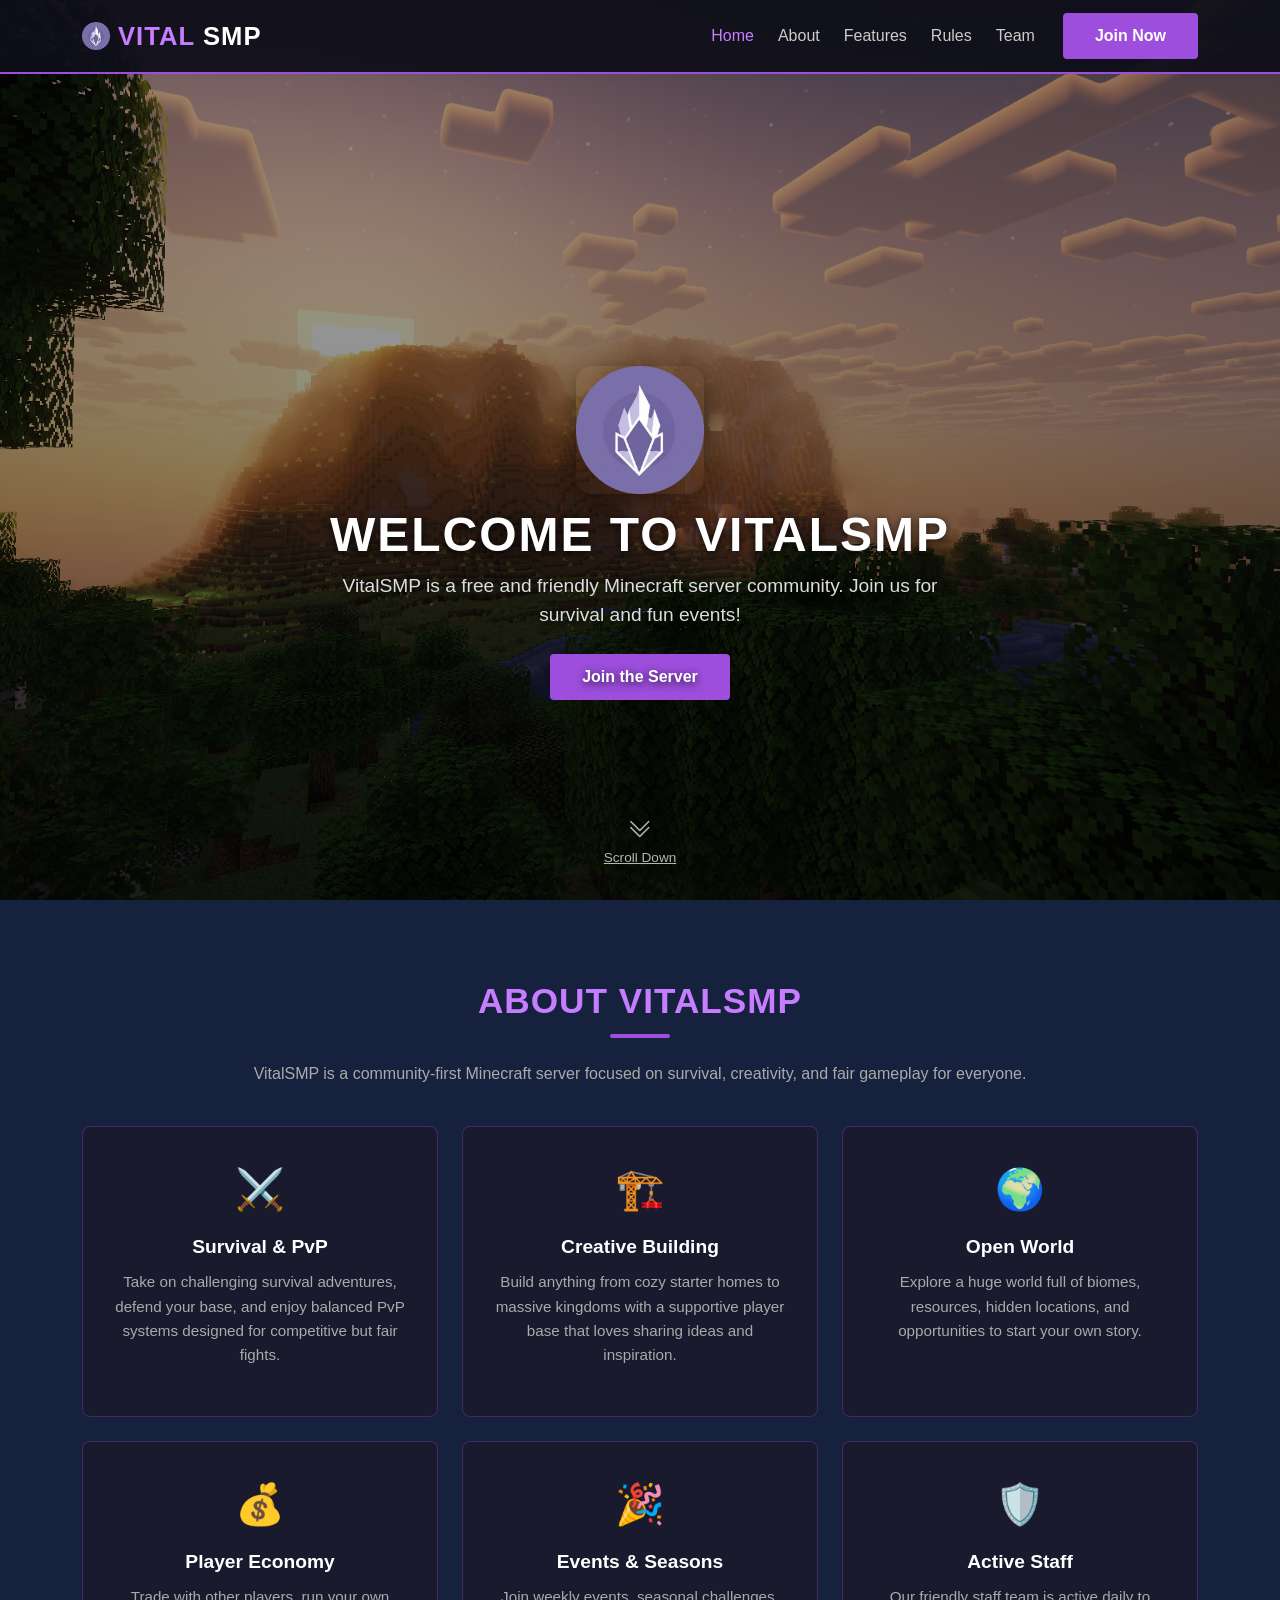
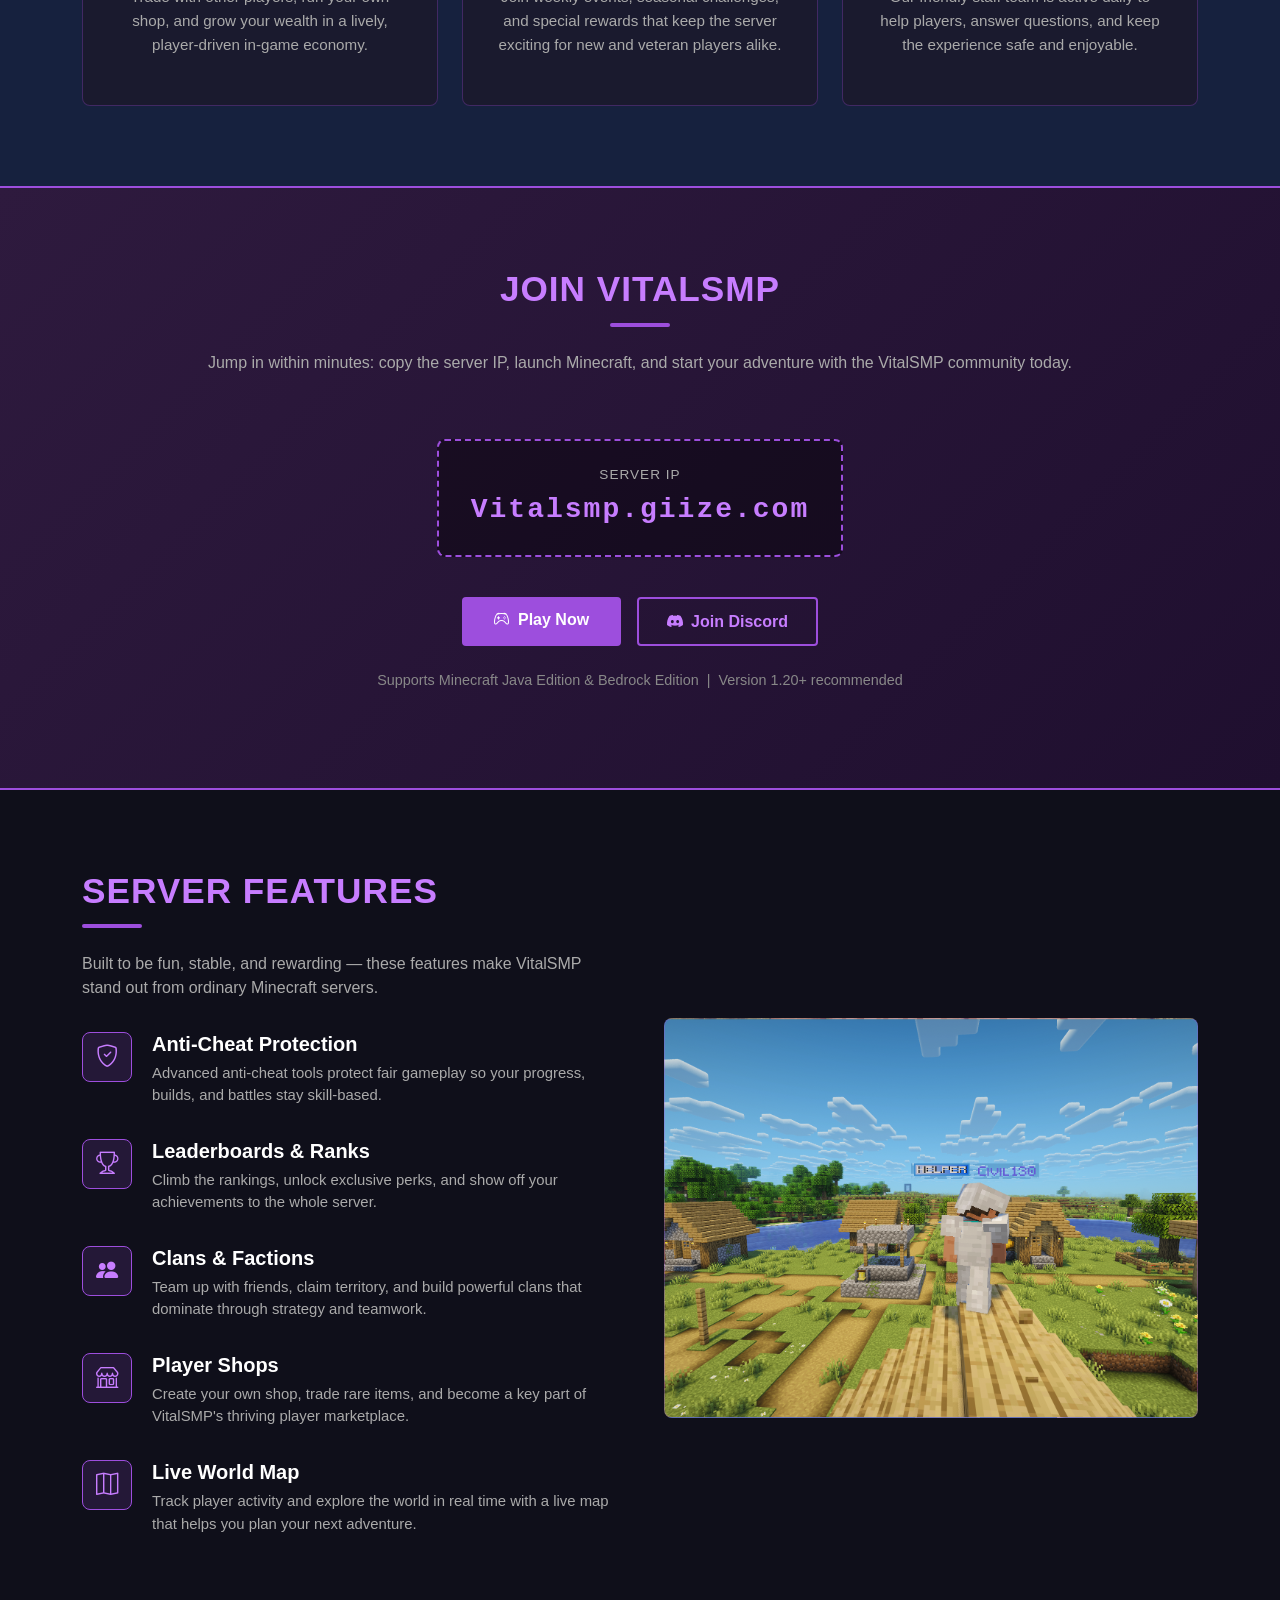
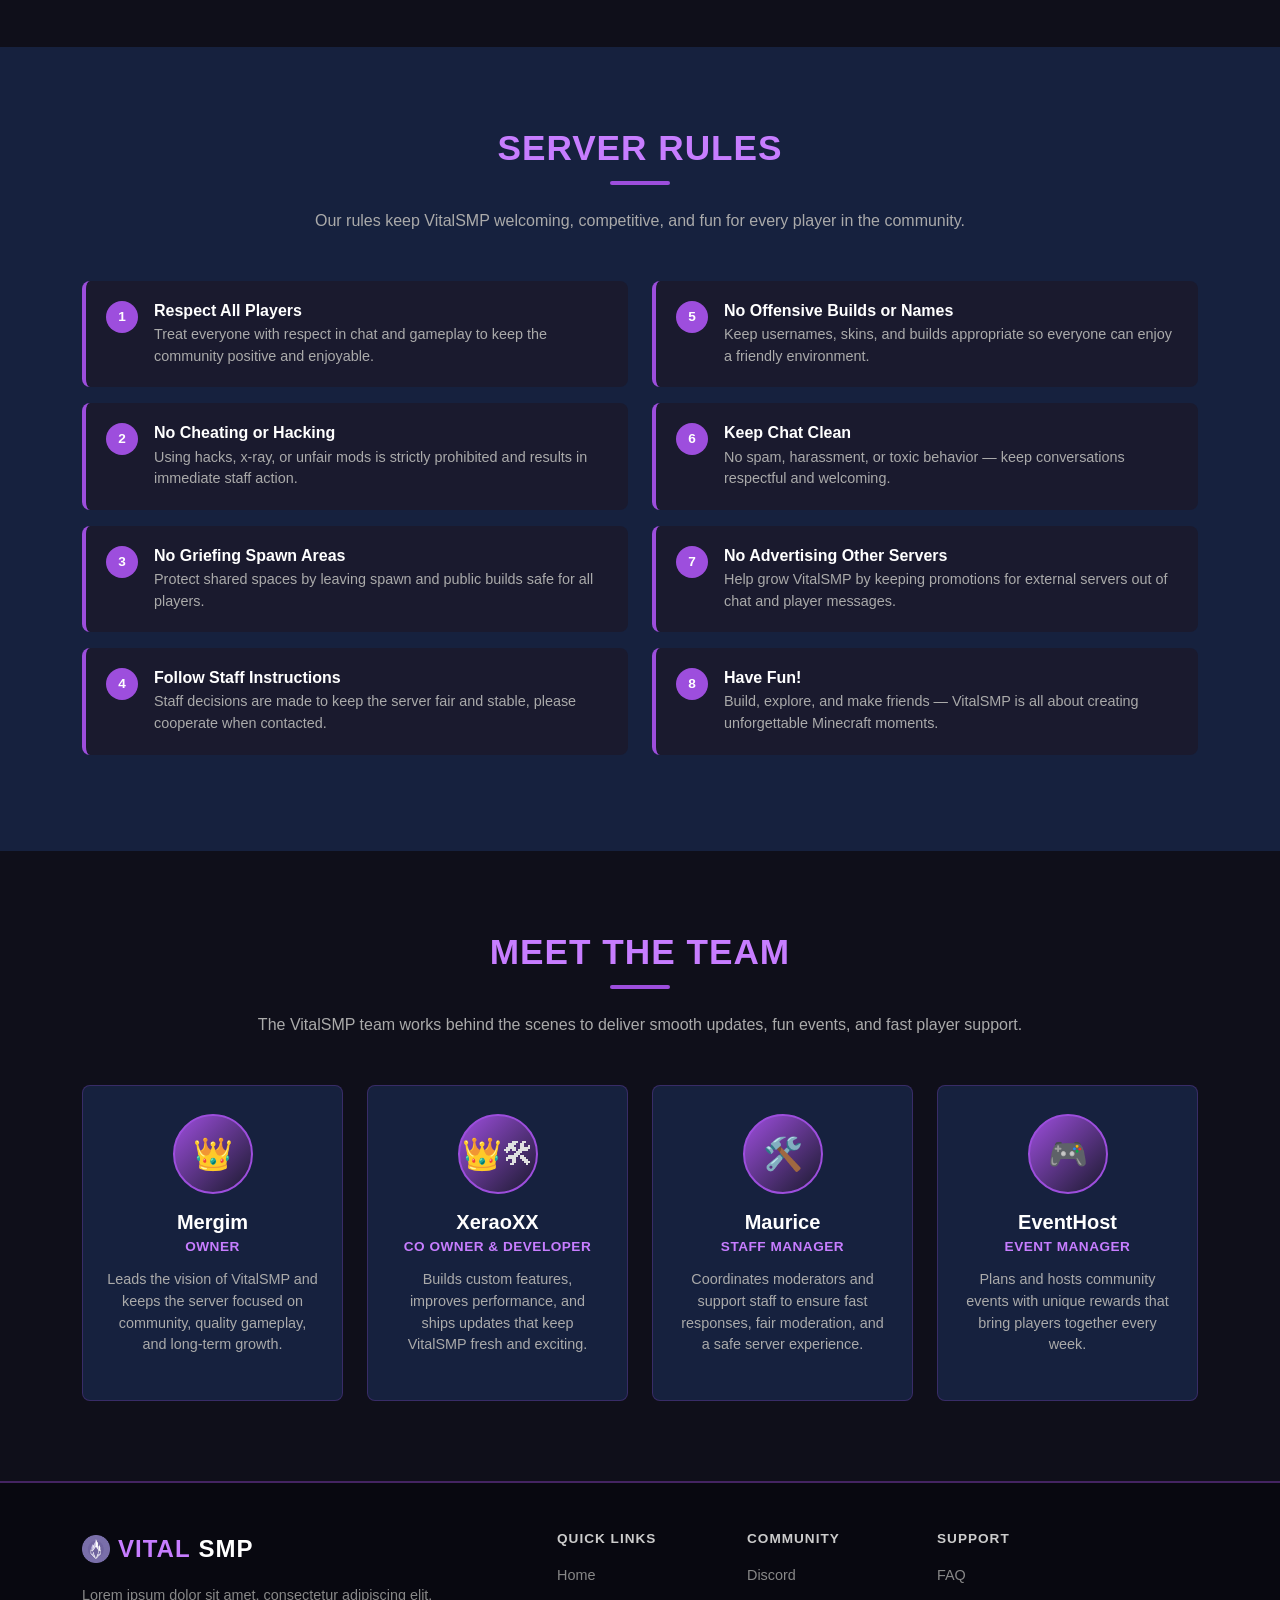
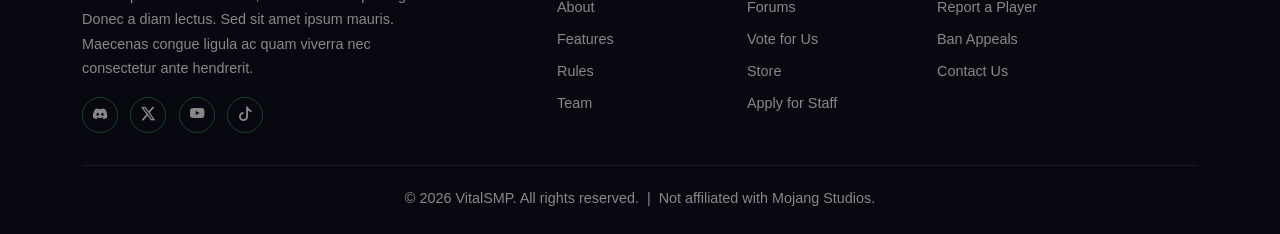
<file: index.html>
<!DOCTYPE html>
<html lang="en">
<head>
  <meta charset="UTF-8" />
  <meta name="viewport" content="width=device-width, initial-scale=1.0" />
  <meta name="description" content="VitalSMP — A public Minecraft-based survival multiplayer server. Join the adventure, build, survive, and thrive with a vibrant community." />
  <title>VitalSMP — Public Minecraft SMP</title>

  <link
    href="https://cdn.jsdelivr.net/npm/bootstrap@5.3.3/dist/css/bootstrap.min.css"
    rel="stylesheet"
    integrity="sha384-QWTKZyjpPEjISv5WaRU9OFeRpok6YctnYmDr5pNlyT2bRjXh0JMhjY6hW+ALEwIH"
    crossorigin="anonymous"
  />

  <link
    href="https://cdn.jsdelivr.net/npm/bootstrap-icons@1.11.3/font/bootstrap-icons.min.css"
    rel="stylesheet"
  />

  <link rel="icon" type="image/png" href="/assets/images/icon.png" />
  <link rel="apple-touch-icon" href="/assets/images/icon.png" />

  <link rel="stylesheet" href="/assets/app.css" />
</head>
<body>

  <nav class="navbar navbar-expand-lg fixed-top">
    <div class="container">
      <a class="navbar-brand" href="/">
        <img src="/assets/images/icon.png" alt="VitalSMP icon" class="brand-icon" />
        Vital<span>SMP</span>
      </a>
      <button
        class="navbar-toggler border-secondary"
        type="button"
        data-bs-toggle="collapse"
        data-bs-target="#mainNav"
        aria-controls="mainNav"
        aria-expanded="false"
        aria-label="Toggle navigation"
      >
        <span class="navbar-toggler-icon"></span>
      </button>
      <div class="collapse navbar-collapse" id="mainNav">
        <ul class="navbar-nav ms-auto align-items-lg-center">
          <li class="nav-item">
            <a class="nav-link" href="/" data-route="/">Home</a>
          </li>
          <li class="nav-item">
            <a class="nav-link" href="#about">About</a>
          </li>
          <li class="nav-item">
            <a class="nav-link" href="#features">Features</a>
          </li>
          <li class="nav-item">
            <a class="nav-link" href="#rules">Rules</a>
          </li>
          <li class="nav-item">
            <a class="nav-link" href="#team">Team</a>
          </li>
          <li class="nav-item ms-lg-3 mt-2 mt-lg-0">
            <a class="btn btn-vital btn-sm" href="#join">Join Now</a>
          </li>
        </ul>
      </div>
    </div>
  </nav>

  <div id="content">
    <div class="loader"></div>
  </div>

  <footer>
    <div class="container">
      <div class="row g-4">
        <div class="col-12 col-md-4">
          <div class="footer-brand mb-3">
            <img src="/assets/images/icon.png" alt="VitalSMP icon" class="brand-icon" />
            Vital<span>SMP</span>
          </div>
          <p>
            Lorem ipsum dolor sit amet, consectetur adipiscing elit.
            Donec a diam lectus. Sed sit amet ipsum mauris. Maecenas
            congue ligula ac quam viverra nec consectetur ante hendrerit.
          </p>
          <div class="social-links mt-3">
            <a href="#" aria-label="Discord"><i class="bi bi-discord"></i></a>
            <a href="#" aria-label="Twitter / X"><i class="bi bi-twitter-x"></i></a>
            <a href="#" aria-label="YouTube"><i class="bi bi-youtube"></i></a>
            <a href="#" aria-label="TikTok"><i class="bi bi-tiktok"></i></a>
          </div>
        </div>

        <div class="col-6 col-md-2 offset-md-1">
          <h6>Quick Links</h6>
          <ul>
            <li><a href="/">Home</a></li>
            <li><a href="#about">About</a></li>
            <li><a href="#features">Features</a></li>
            <li><a href="#rules">Rules</a></li>
            <li><a href="#team">Team</a></li>
          </ul>
        </div>

        <div class="col-6 col-md-2">
          <h6>Community</h6>
          <ul>
            <li><a href="#">Discord</a></li>
            <li><a href="#">Forums</a></li>
            <li><a href="#">Vote for Us</a></li>
            <li><a href="#">Store</a></li>
            <li><a href="#">Apply for Staff</a></li>
          </ul>
        </div>

        <div class="col-6 col-md-2">
          <h6>Support</h6>
          <ul>
            <li><a href="#">FAQ</a></li>
            <li><a href="#">Report a Player</a></li>
            <li><a href="#">Ban Appeals</a></li>
            <li><a href="#">Contact Us</a></li>
          </ul>
        </div>
      </div>

      <div class="footer-bottom text-center">
        <p class="mb-0">
          &copy; <span id="year"></span> VitalSMP. All rights reserved. &nbsp;|&nbsp;
          Not affiliated with Mojang Studios.
        </p>
      </div>
    </div>
  </footer>

  <script
    src="https://cdn.jsdelivr.net/npm/bootstrap@5.3.3/dist/js/bootstrap.bundle.min.js"
    integrity="sha384-YvpcrYf0tY3lHB60NNkmXc4s9bIOgUxi8T/jzmAUeSBJo/2fxAO6TXF6/3L0Q7/O"
    crossorigin="anonymous"
  ></script>
  <script src="/assets/app.js" defer></script>
</body>
</html>
</file>
<file: assets/app.css>
/* VitalSMP - Custom Styles */

:root {
  --vital-green: #9d4edd;
  --vital-dark: #1a1a2e;
  --vital-darker: #0f0f1a;
  --vital-light: #e8f5e9;
  --vital-accent: #c77dff;
}

/* General */
body {
  font-family: 'Segoe UI', Tahoma, Geneva, Verdana, sans-serif;
  background-color: #0f0f1a;
  color: #e0e0e0;
}

/* Navbar */
.navbar {
  background-color: rgba(15, 15, 26, 0.95) !important;
  border-bottom: 2px solid #9d4edd;
  padding: 0.75rem 1rem;
}

.navbar-brand {
  font-size: 1.6rem;
  font-weight: 800;
  letter-spacing: 1px;
  color: var(--vital-accent) !important;
  text-transform: uppercase;
  display: inline-flex;
  align-items: center;
  gap: 0.5rem;
}

.brand-icon {
  width: 28px;
  height: 28px;
  object-fit: contain;
  border-radius: 6px;
}

.navbar-brand span {
  color: #ffffff;
}

.navbar .navbar-toggler {
  border-color: rgba(199, 125, 255, 0.6);
}

.navbar .navbar-toggler:focus {
  box-shadow: 0 0 0 0.2rem rgba(199, 125, 255, 0.35);
}

.navbar .navbar-toggler-icon {
  background-image: url("data:image/svg+xml,%3csvg xmlns='http://www.w3.org/2000/svg' viewBox='0 0 30 30'%3e%3cpath stroke='rgba%28255,255,255,0.95%29' stroke-linecap='round' stroke-miterlimit='10' stroke-width='2' d='M4 7h22M4 15h22M4 23h22'/%3e%3c/svg%3e");
}

.navbar-nav .nav-link {
  color: #cccccc !important;
  font-weight: 500;
  margin: 0 0.25rem;
  transition: color 0.2s;
}

.navbar-nav .nav-link:hover,
.navbar-nav .nav-link.active {
  color: var(--vital-accent) !important;
}

.navbar-nav .btn-vital.active {
  background-color: #b5179e;
  color: #fff;
}

/* Hero Carousel */
#heroCarousel {
  width: 100%;
  height: 100vh;
  min-height: 500px;
  position: relative;
  background-size: cover;
  background-position: center;
  background-repeat: no-repeat;
}

#heroCarousel::after {
  content: '';
  position: absolute;
  inset: 0;
  pointer-events: none;
  background: linear-gradient(
    to bottom,
    rgba(0, 0, 0, 0.35) 0%,
    rgba(0, 0, 0, 0.55) 100%
  );
}

.carousel-caption {
  position: absolute;
  left: 50%;
  transform: translateX(-50%);
  width: min(90%, 900px);
  z-index: 2;
  bottom: 20%;
  text-shadow: 0 2px 8px rgba(0, 0, 0, 0.8);
}

.hero-title-icon {
  width: 128px;
  height: 128px;
  object-fit: contain;
  border-radius: 16px;
  margin-bottom: 0.8rem;
  box-shadow: 0 8px 30px rgba(0, 0, 0, 0.45);
}

.carousel-caption h2 {
  font-size: 3rem;
  font-weight: 800;
  color: #ffffff;
  text-transform: uppercase;
  letter-spacing: 2px;
}

.carousel-caption p {
  font-size: 1.2rem;
  color: #dddddd;
  max-width: 600px;
  margin: 0.5rem auto 1.5rem;
}

.carousel-caption .btn-join {
  background-color: var(--vital-green);
  color: #fff;
  border: none;
  padding: 0.7rem 2rem;
  font-size: 1rem;
  font-weight: 600;
  border-radius: 4px;
  text-decoration: none;
  transition: background-color 0.2s, transform 0.2s;
  display: inline-block;
}

.carousel-caption .btn-join:hover {
  background-color: #b5179e;
  transform: translateY(-2px);
}

.carousel-control-prev-icon,
.carousel-control-next-icon {
  filter: drop-shadow(0 0 4px rgba(0, 0, 0, 0.8));
}

.carousel-control-prev,
.carousel-control-next {
  position: absolute;
  top: 50%;
  transform: translateY(-50%);
  width: 50px;
  height: 50px;
  z-index: 5;
  background-color: rgba(157, 78, 221, 0.3);
  border: none;
  cursor: pointer;
  transition: background-color 0.3s;
}

.carousel-control-prev {
  left: 1rem;
}

.carousel-control-next {
  right: 1rem;
}

.carousel-control-prev:hover,
.carousel-control-next:hover {
  background-color: rgba(157, 78, 221, 0.6);
}

.carousel-indicators [data-bs-target] {
  width: 10px;
  height: 10px;
  border-radius: 50%;
  background-color: rgba(255, 255, 255, 0.6);
  border: 0;
  margin: 0 5px;
}

.carousel-indicators .active {
  background-color: var(--vital-accent);
}

/* Scroll-down hint */
.scroll-hint {
  position: absolute;
  bottom: 2rem;
  left: 50%;
  transform: translateX(-50%);
  z-index: 10;
  color: rgba(255, 255, 255, 0.7);
  font-size: 0.85rem;
  text-align: center;
  animation: bounce 2s infinite;
}

.scroll-hint i {
  display: block;
  font-size: 1.5rem;
}

@keyframes bounce {
  0%, 100% { transform: translateX(-50%) translateY(0); }
  50% { transform: translateX(-50%) translateY(8px); }
}

/* Section styles */
section {
  padding: 80px 0;
}

section[id],
#heroCarousel {
  scroll-margin-top: 90px;
}

.section-title {
  font-size: 2.2rem;
  font-weight: 800;
  color: var(--vital-accent);
  text-transform: uppercase;
  letter-spacing: 1px;
  margin-bottom: 0.5rem;
}

.section-subtitle {
  color: #aaaaaa;
  font-size: 1rem;
  margin-bottom: 2.5rem;
}

.divider {
  width: 60px;
  height: 4px;
  background-color: #9d4edd;
  margin: 0.75rem auto 1.5rem;
  border-radius: 2px;
}

/* About Section */
#about {
  background-color: #16213e;
}

.about-card {
  background-color: #1a1a2e;
  border: 1px solid rgba(157, 78, 221, 0.3);
  border-radius: 8px;
  padding: 2rem;
  height: 100%;
  transition: border-color 0.3s, transform 0.3s;
}

.about-card:hover {
  border-color: var(--vital-accent);
  transform: translateY(-4px);
}

.about-card .icon {
  font-size: 2.5rem;
  margin-bottom: 1rem;
  color: var(--vital-accent);
}

.about-card h4 {
  font-size: 1.2rem;
  font-weight: 700;
  color: #ffffff;
  margin-bottom: 0.75rem;
}

.about-card p {
  color: #aaaaaa;
  font-size: 0.95rem;
  line-height: 1.6;
}

/* Features Section */
#features {
  background-color: #0f0f1a;
}

.feature-item {
  display: flex;
  align-items: flex-start;
  gap: 1.25rem;
  margin-bottom: 2rem;
}

.feature-icon {
  flex-shrink: 0;
  width: 50px;
  height: 50px;
  background-color: rgba(157, 78, 221, 0.15);
  border: 1px solid #9d4edd;
  border-radius: 8px;
  display: flex;
  align-items: center;
  justify-content: center;
  font-size: 1.4rem;
  color: var(--vital-accent);
}

.feature-text h5 {
  color: #ffffff;
  font-weight: 700;
  margin-bottom: 0.4rem;
}

.feature-text p {
  color: #aaaaaa;
  font-size: 0.93rem;
  margin: 0;
}

.features-image-placeholder {
  background: linear-gradient(135deg, #1a1a2e 0%, #16213e 100%);
  border: 1px solid rgba(157, 78, 221, 0.3);
  border-radius: 8px;
  width: 100%;
  aspect-ratio: 4/3;
  display: flex;
  align-items: center;
  justify-content: center;
  font-size: 5rem;
}

/* Rules Section */
#rules {
  background-color: #16213e;
}

.rule-item {
  display: flex;
  align-items: flex-start;
  gap: 1rem;
  padding: 1.25rem;
  background-color: #1a1a2e;
  border-radius: 8px;
  border-left: 4px solid #9d4edd;
  margin-bottom: 1rem;
  transition: transform 0.2s;
}

.rule-item:hover {
  transform: translateX(4px);
}

.rule-number {
  flex-shrink: 0;
  width: 32px;
  height: 32px;
  background-color: #9d4edd;
  border-radius: 50%;
  display: flex;
  align-items: center;
  justify-content: center;
  font-weight: 800;
  font-size: 0.85rem;
  color: #fff;
}

.rule-text h6 {
  color: #ffffff;
  font-weight: 700;
  margin-bottom: 0.25rem;
}

.rule-text p {
  color: #aaaaaa;
  font-size: 0.9rem;
  margin: 0;
}

/* Join Section */
#join {
  background: linear-gradient(135deg, #2e1a3e 0%, #1f0f2f 100%);
  border-top: 2px solid #9d4edd;
  border-bottom: 2px solid #9d4edd;
}

.server-ip-box {
  background-color: rgba(0, 0, 0, 0.4);
  border: 2px dashed #9d4edd;
  border-radius: 8px;
  padding: 1.5rem 2rem;
  display: inline-block;
  margin: 1.5rem 0;
}

.server-ip-label {
  font-size: 0.85rem;
  color: #aaaaaa;
  text-transform: uppercase;
  letter-spacing: 1px;
  margin-bottom: 0.25rem;
}

.server-ip {
  font-size: 1.75rem;
  font-weight: 800;
  color: var(--vital-accent);
  letter-spacing: 2px;
  font-family: 'Courier New', monospace;
}

#serverIpCopyable {
  cursor: pointer;
  transition: opacity 0.2s;
}

#serverIpCopyable:hover {
  opacity: 0.8;
}

.btn-vital {
  background-color: var(--vital-green);
  color: #fff;
  border: none;
  padding: 0.7rem 2rem;
  font-weight: 600;
  border-radius: 4px;
  transition: background-color 0.2s, transform 0.2s;
  font-size: 1rem;
}

.btn-vital:hover {
  background-color: #b5179e;
  color: #fff;
  transform: translateY(-2px);
}

.btn-vital-outline {
  background-color: transparent;
  color: var(--vital-accent);
  border: 2px solid #9d4edd;
  padding: 0.65rem 1.75rem;
  font-weight: 600;
  border-radius: 4px;
  transition: all 0.2s;
  font-size: 1rem;
}

.btn-vital-outline:hover {
  background-color: var(--vital-green);
  color: #fff;
  transform: translateY(-2px);
}

/* Team Section */
#team {
  background-color: #0f0f1a;
}

.team-card {
  background-color: #16213e;
  border: 1px solid rgba(157, 78, 221, 0.25);
  border-radius: 8px;
  padding: 1.75rem 1.5rem;
  text-align: center;
  transition: border-color 0.3s, transform 0.3s;
}

.team-card:hover {
  border-color: var(--vital-accent);
  transform: translateY(-4px);
}

.team-avatar {
  width: 80px;
  height: 80px;
  border-radius: 50%;
  background: linear-gradient(135deg, #9d4edd 0%, #1a1a2e 100%);
  display: flex;
  align-items: center;
  justify-content: center;
  font-size: 2rem;
  margin: 0 auto 1rem;
  border: 2px solid #9d4edd;
}

.team-card h5 {
  color: #ffffff;
  font-weight: 700;
  margin-bottom: 0.2rem;
}

.team-card .role {
  color: var(--vital-accent);
  font-size: 0.85rem;
  font-weight: 600;
  text-transform: uppercase;
  letter-spacing: 0.5px;
  margin-bottom: 0.75rem;
}

.team-card p {
  color: #aaaaaa;
  font-size: 0.9rem;
}

/* Footer */
footer {
  background-color: #080810;
  border-top: 2px solid rgba(157, 78, 221, 0.4);
  padding: 3rem 0 1.5rem;
  color: #888888;
}

footer .footer-brand {
  font-size: 1.5rem;
  font-weight: 800;
  color: var(--vital-accent);
  text-transform: uppercase;
  letter-spacing: 1px;
  display: inline-flex;
  align-items: center;
  gap: 0.5rem;
}

footer .footer-brand span {
  color: #ffffff;
}

footer p {
  font-size: 0.9rem;
  line-height: 1.7;
}

footer h6 {
  color: #cccccc;
  font-weight: 700;
  text-transform: uppercase;
  letter-spacing: 1px;
  margin-bottom: 1rem;
  font-size: 0.85rem;
}

footer ul {
  list-style: none;
  padding: 0;
  margin: 0;
}

footer ul li {
  margin-bottom: 0.5rem;
}

footer ul li a {
  color: #888888;
  text-decoration: none;
  font-size: 0.9rem;
  transition: color 0.2s;
}

footer ul li a:hover {
  color: var(--vital-accent);
}

footer .social-links a {
  display: inline-flex;
  align-items: center;
  justify-content: center;
  width: 36px;
  height: 36px;
  border: 1px solid rgba(45, 158, 79, 0.4);
  border-radius: 50%;
  color: #888888;
  font-size: 0.9rem;
  text-decoration: none;
  transition: all 0.2s;
  margin-right: 0.5rem;
}

footer .social-links a:hover {
  background-color: var(--vital-green);
  color: #fff;
  border-color: var(--vital-green);
}

.footer-bottom {
  border-top: 1px solid rgba(255, 255, 255, 0.08);
  margin-top: 2rem;
  padding-top: 1.25rem;
  font-size: 0.85rem;
}

/* Responsive tweaks */
@media (max-width: 768px) {
  .hero-title-icon {
    width: 92px;
    height: 92px;
    margin-bottom: 0.6rem;
  }

  .carousel-caption h2 {
    font-size: 1.8rem;
  }

  .carousel-caption p {
    font-size: 1rem;
    display: none;
  }

  .section-title {
    font-size: 1.7rem;
  }

  .server-ip {
    font-size: 1.3rem;
  }
}
</file>
